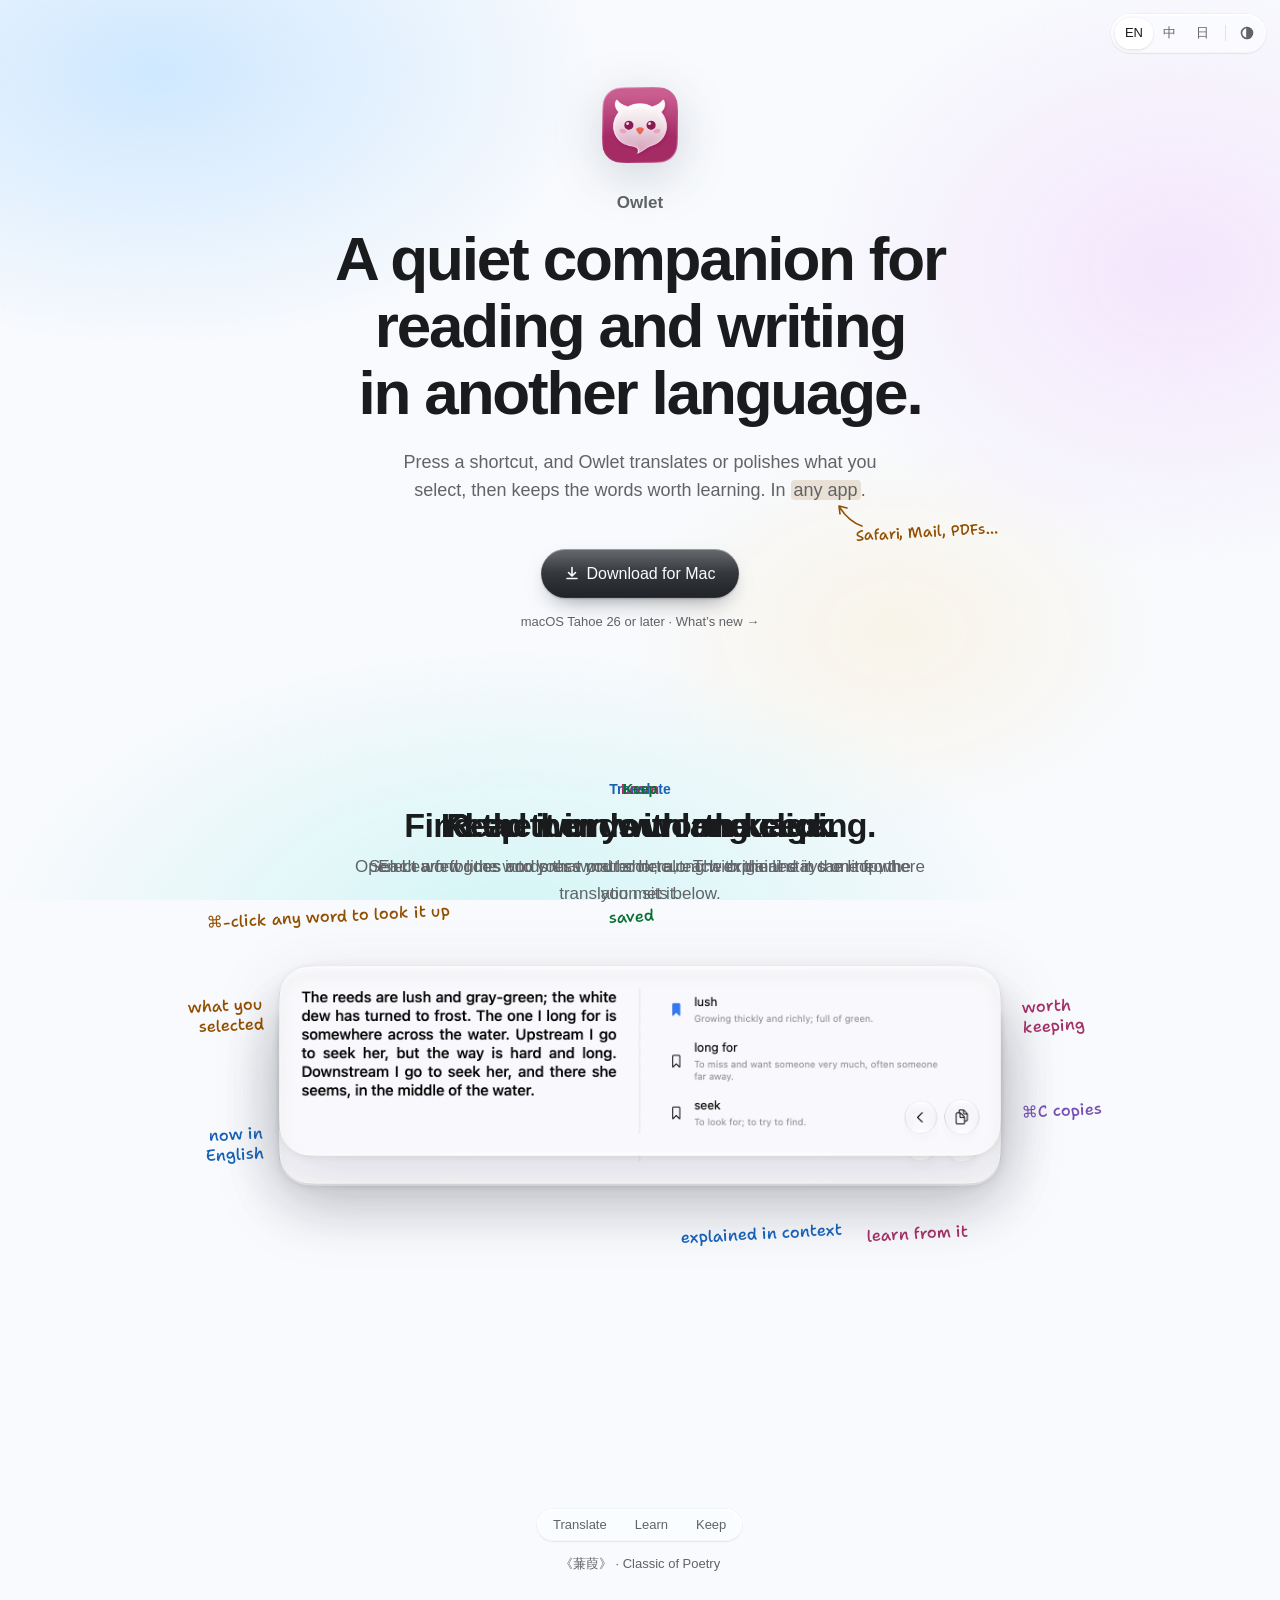
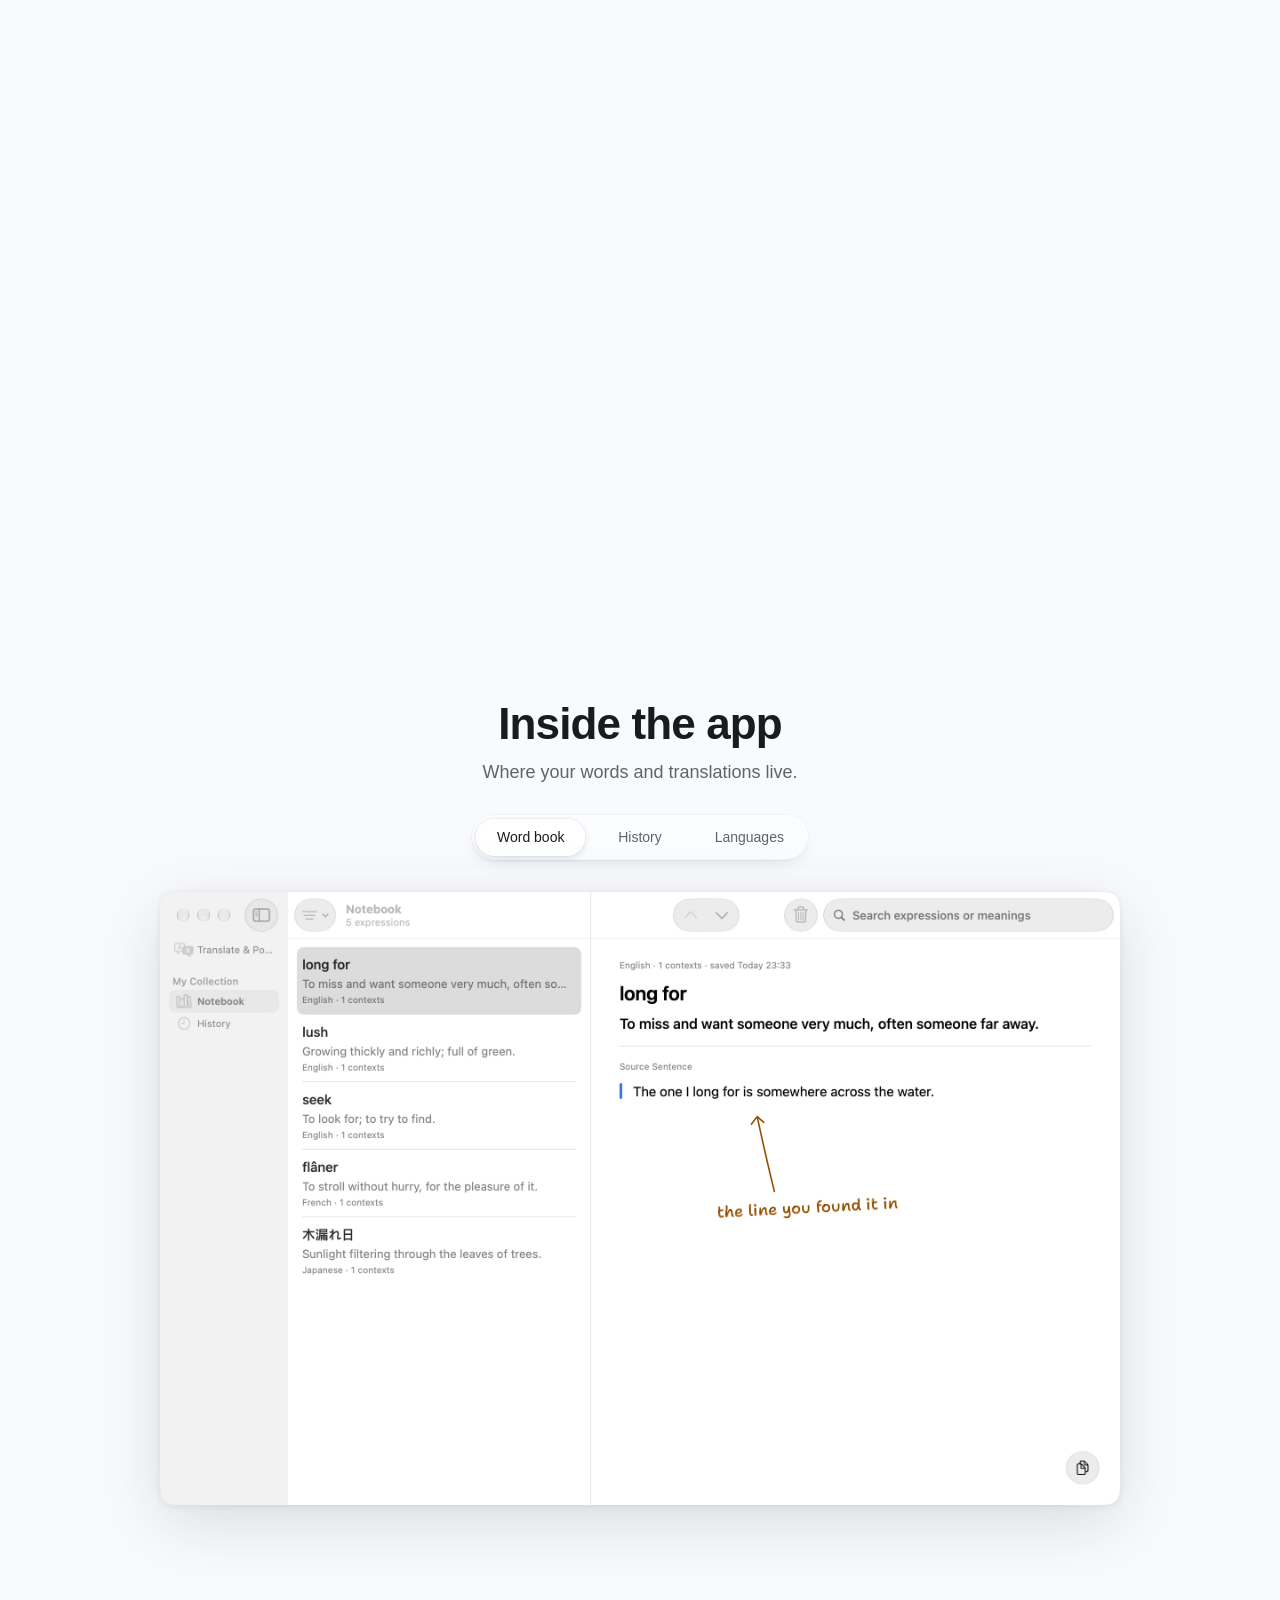
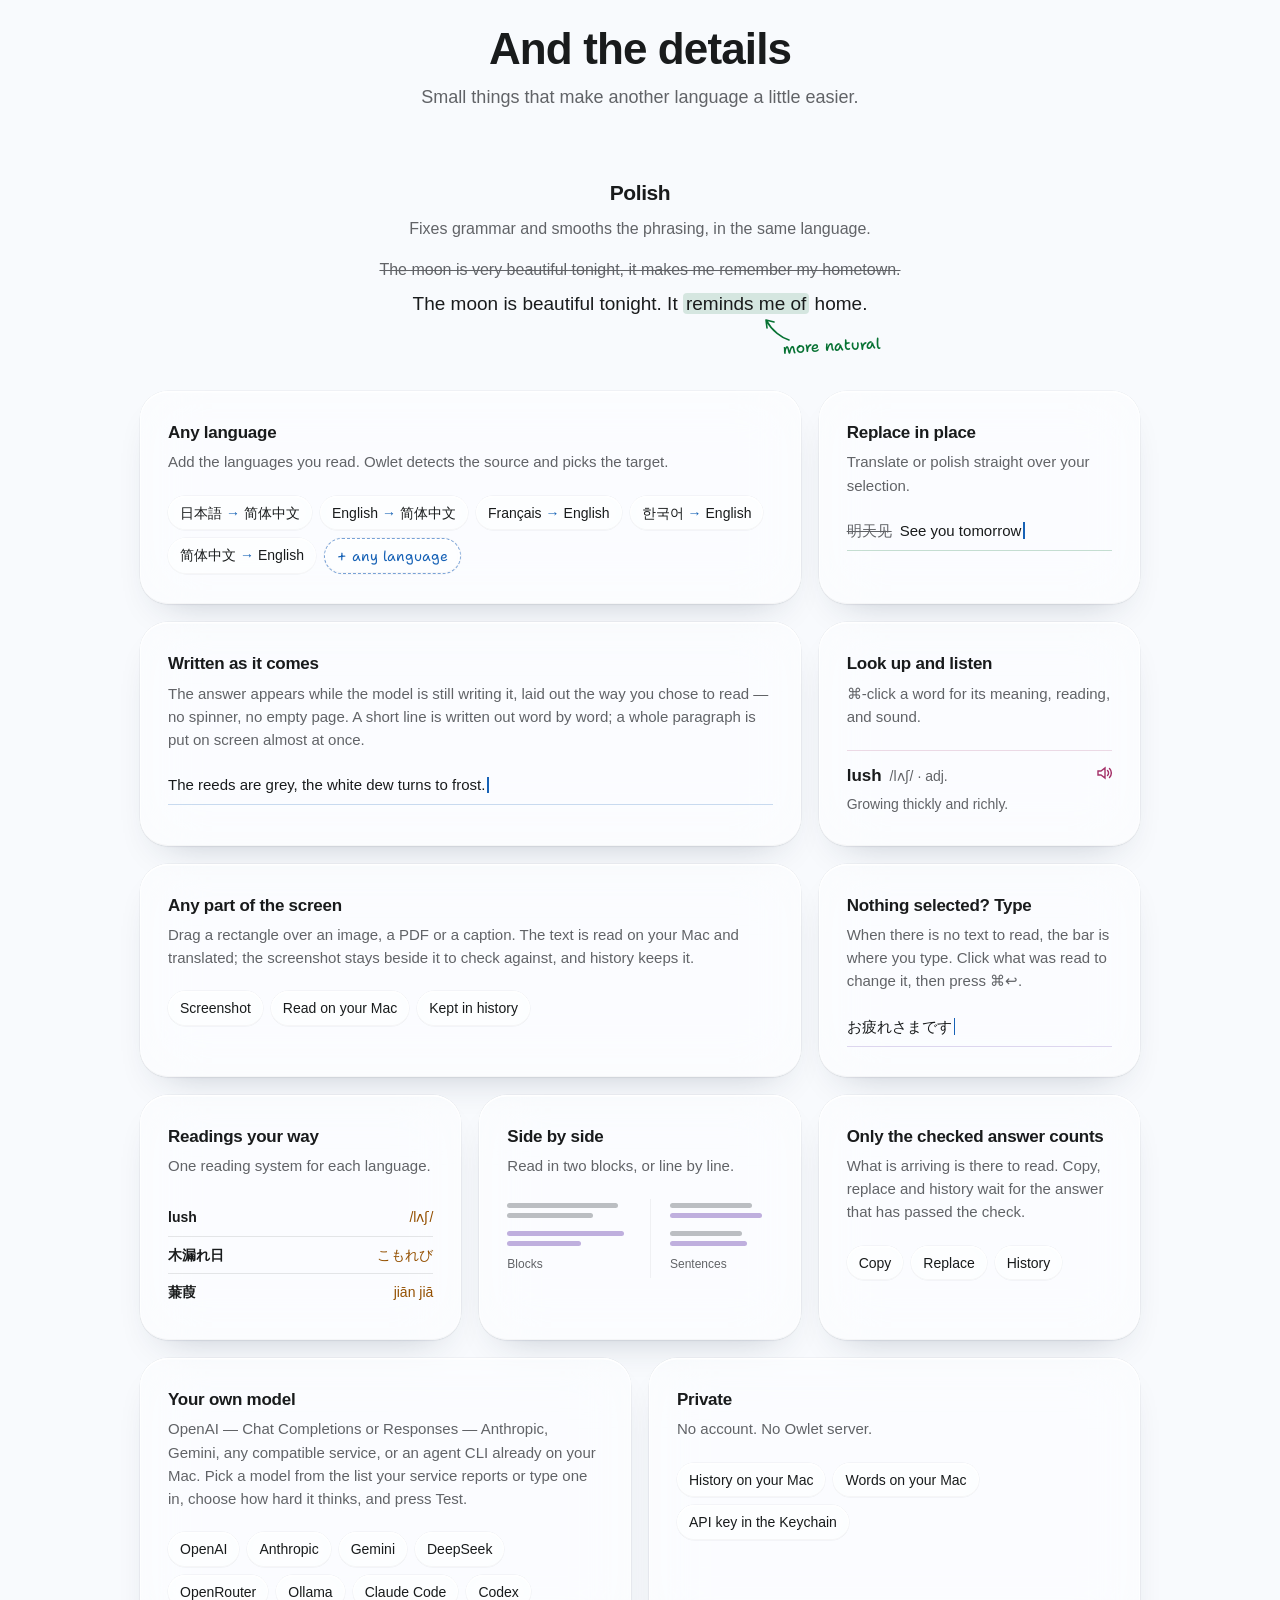
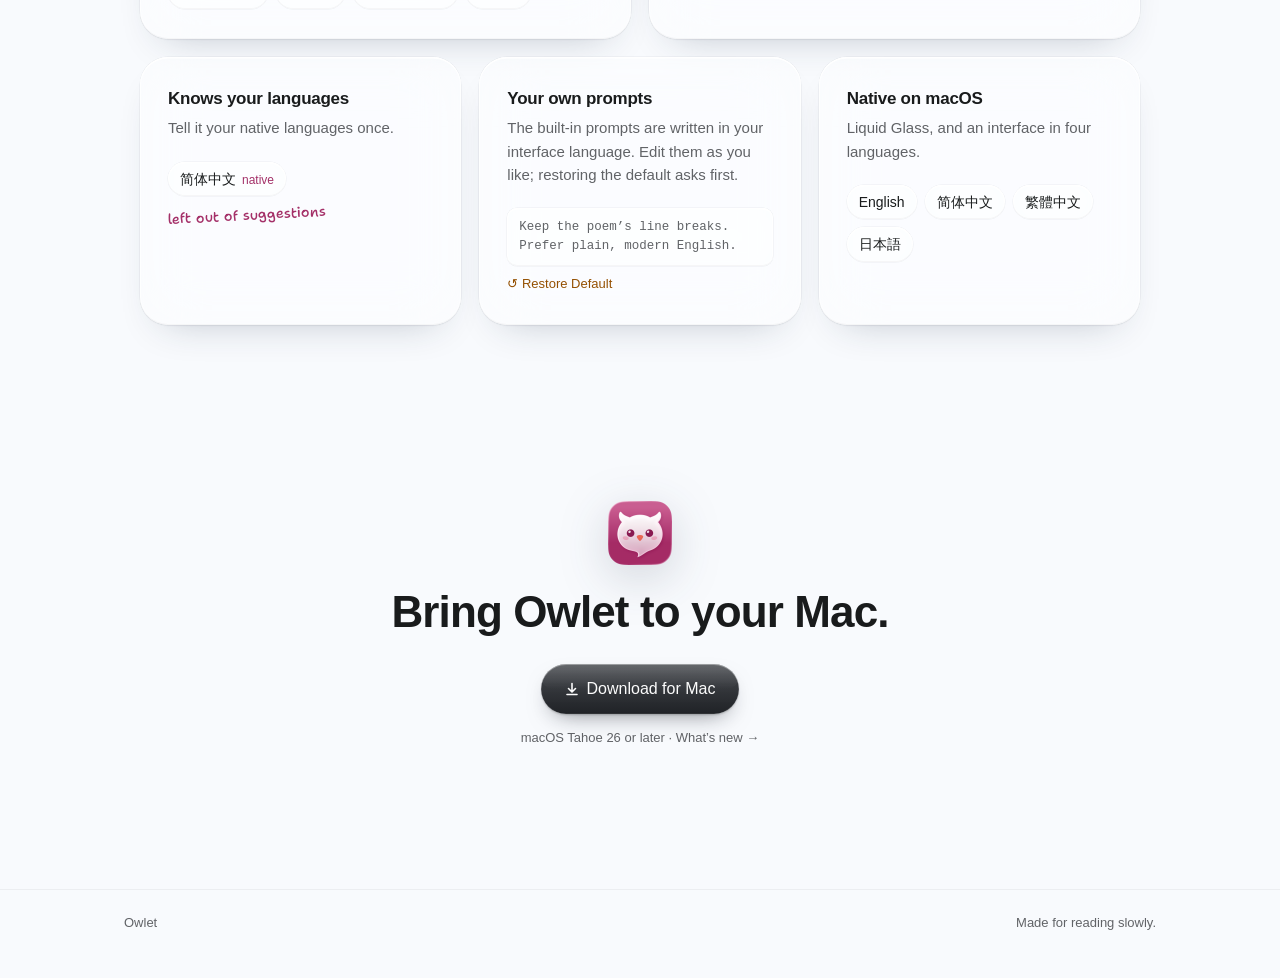
<file: site/index.html>
<!doctype html>
<html lang="en">
<head>
<meta charset="utf-8">
<meta name="viewport" content="width=device-width, initial-scale=1">
<title>Owlet · Read and write in any language on your Mac</title>
<meta name="description" content="Select text in any app and press a shortcut. Owlet translates or polishes it, and keeps the words worth learning in a word book on your Mac.">
<meta property="og:type" content="website">
<meta property="og:title" content="Owlet">
<meta property="og:description" content="A quiet companion for reading and writing in another language, on your Mac.">
<meta property="og:image" content="https://owlet.fahchen.dev/media/og.png">
<meta property="og:url" content="https://owlet.fahchen.dev/">
<meta name="twitter:card" content="summary_large_image">
<link rel="canonical" href="https://owlet.fahchen.dev/">
<link rel="icon" href="icon.png">
<link rel="apple-touch-icon" href="apple-touch-icon.png">
<link rel="preconnect" href="https://fonts.googleapis.com">
<link rel="preconnect" href="https://fonts.gstatic.com" crossorigin>
<link rel="stylesheet" href="https://fonts.googleapis.com/css2?family=Shantell+Sans:wght@400;500&display=swap">
<script>
  // Before the first paint, so a saved or system dark theme never flashes light.
  (() => {
    const pref = localStorage.getItem("owlet.theme") || "system";
    const dark = pref === "dark" || (pref === "system" && matchMedia("(prefers-color-scheme: dark)").matches);
    document.documentElement.dataset.theme = dark ? "dark" : "light";
  })();
</script>
<style>
  :root {
    --ink: oklch(0.22 0.004 260);
    --dim: oklch(0.50 0.006 260);
    --bg: oklch(0.985 0.004 250);
    --line: oklch(0.22 0.004 260 / .1);
    --amber: oklch(0.50 0.12 60);
    --blue: oklch(0.50 0.15 255);
    --green: oklch(0.48 0.13 150);
    --rose: oklch(0.50 0.16 355);
    --violet: oklch(0.52 0.15 300);
    --hand: "Shantell Sans", cursive;
  }
  * { box-sizing: border-box; }
  body { margin: 0; background: var(--bg); color: var(--ink); font: 16px/1.6 -apple-system, BlinkMacSystemFont, "SF Pro Text", "PingFang SC", sans-serif; -webkit-font-smoothing: antialiased; }
  a { color: inherit; text-underline-offset: 4px; text-decoration-thickness: 1px; }
  a:hover { color: var(--blue); }
  h1, h2, h3 { font-weight: 600; margin: 0; letter-spacing: -.02em; }
  .wrap { max-width: 1080px; margin: 0 auto; padding-inline: 24px; }

  /* Inline handwritten note: a tinted target, an arrow, and a label below it. */
  .ann { position: relative; background: color-mix(in oklab, var(--c) 14%, transparent); border-radius: 4px; padding: 0 3px; }
  .ann::before {
    content: ""; position: absolute; left: 62%; top: calc(100% + 2px); width: 32px; height: 26px; background: var(--c);
    mask: url("data:image/svg+xml,%3Csvg xmlns='http://www.w3.org/2000/svg' viewBox='0 0 32 26' fill='none' stroke='black' stroke-width='1.6' stroke-linecap='round' stroke-linejoin='round'%3E%3Cpath d='M28 24C21 22 11 15 5 4M5 4l8 2M5 4l1 8'/%3E%3C/svg%3E") center / contain no-repeat;
  }
  .ann::after { content: attr(data-note); position: absolute; left: calc(62% + 22px); top: calc(100% + 22px); font: 500 15px var(--hand); color: var(--c); white-space: nowrap; transform: rotate(-3deg); }

  /* Hero */
  .hero { min-height: 80vh; display: grid; place-items: center; text-align: center; position: relative; padding: 48px 24px; }
  .hero img { width: 76px; height: 76px; filter: drop-shadow(0 12px 24px oklch(0.3 0.04 260 / .18)); }
  .hero h1 { font-size: 17px; margin-top: 18px; color: var(--dim); letter-spacing: 0; }
  .hero p { color: var(--dim); font-size: 17px; margin: 12px 0 0; }
  /* The tagline is the headline: one sentence, set large and tight. */
  .hero p.tagline { color: var(--ink); font-size: clamp(36px, 5.4vw, 62px); line-height: 1.08; font-weight: 600; letter-spacing: -.035em; margin: 10px auto 0; max-width: 14em; text-wrap: balance; }
  .hero p.lead { max-width: 30em; margin: 22px auto 44px; font-size: 18px; line-height: 1.55; text-wrap: balance; }
  .links { margin-top: 36px; display: flex; flex-direction: column; gap: 14px; align-items: center; font-size: 15px; }
  .meta { font-size: 13px; color: var(--dim); }
  .btn {
    display: inline-flex; align-items: center; gap: 8px; padding: 12px 24px; border-radius: 999px;
    color: var(--btn-ink); text-decoration: none; font-weight: 500; font-size: 16px;
    transition: transform .3s cubic-bezier(.16, 1, .3, 1), box-shadow .3s cubic-bezier(.16, 1, .3, 1);
  }
  .btn:hover { color: var(--btn-ink); transform: translateY(-1px); }
  .btn:active { transform: translateY(0); }
  .btn:focus-visible, .more-link:focus-visible { outline: 2px solid var(--blue); outline-offset: 3px; }
  .more-link { text-decoration: none; color: var(--dim); }
  .more-link:hover { color: var(--ink); }
  .more-link span { display: inline-block; transition: transform .3s cubic-bezier(.16, 1, .3, 1); }
  .more-link:hover span { transform: translateX(3px); }

  /* Story */
  .story { padding: 96px 0; }
  /* A faint Tahoe wash, as if the wallpaper showed through glass; on the stage, so it holds still while the shots change. */
  .step { margin: 0 auto 88px; max-width: 1032px; }
  .step:last-child { margin-bottom: 0; }
  .cap { text-align: center; }
  .cap b { font-size: 14px; font-weight: 600; }
  .cap h2 { font-size: clamp(26px, 2.8vw, 34px); line-height: 1.15; margin-top: 4px; }
  .cap p { color: var(--dim); font-size: 17px; margin: 8px auto 0; max-width: 34em; }
  .k1 { color: var(--blue); } .k2 { color: var(--rose); } .k3 { color: var(--green); }
  /* The shot and its notes share one box; the SVG's viewBox matches the box, so arrows land in place. */
  .shot { position: relative; aspect-ratio: 1000 / 330; margin-top: 24px; }
  .shot img { position: absolute; left: 15%; top: 18.2%; width: 70%; height: auto; filter: drop-shadow(0 18px 32px oklch(0.3 0.02 260 / .14)) drop-shadow(0 1px 3px oklch(0.3 0.02 260 / .08)); }
  .shot svg { position: absolute; inset: 0; width: 100%; height: 100%; overflow: visible; fill: none; stroke-width: 1.6; stroke-linecap: round; stroke-linejoin: round; }
  .note { position: absolute; font: 500 16px/1.25 var(--hand); color: var(--c); white-space: nowrap; transform: rotate(-3deg); }
  .note.r { text-align: right; }
  .credit { text-align: center; font-size: 13px; color: var(--dim); margin-top: 40px; }
  .progress { display: none; }

  @media (prefers-reduced-motion: no-preference) {
    @supports (animation-timeline: view()) {
      .story { height: 340vh; padding: 0; view-timeline: --story block; }
      .stage { position: sticky; top: 0; height: 100vh; height: 100svh; display: grid; grid-template-rows: 1fr auto; padding: 56px 24px 32px; }
      .steps { display: grid; place-items: start center; }
      .step { grid-area: 1 / 1; width: 100%; margin: 0; animation: linear both; animation-timeline: --story; }
      .step:nth-child(1) { animation-name: first; animation-range: contain 0% contain 38%; }
      .step:nth-child(2) { animation-name: middle; animation-range: contain 30% contain 70%; }
      .step:nth-child(3) { animation-name: last; animation-range: contain 62% contain 100%; }
      @keyframes first { 0%, 72% { opacity: 1; transform: none; } 100% { opacity: 0; transform: translateY(-24px); } }
      @keyframes middle { 0% { opacity: 0; transform: translateY(24px); } 28%, 72% { opacity: 1; transform: none; } 100% { opacity: 0; transform: translateY(-24px); } }
      @keyframes last { 0% { opacity: 0; transform: translateY(24px); } 28%, 100% { opacity: 1; transform: none; } }

      /* Each step's notes draw in once the step has settled. */
      .shot path, .note { animation: linear both; animation-timeline: --story; }
      .shot path { stroke-dasharray: 1; animation-name: draw; }
      .note { animation-name: ink; }
      .step:nth-child(1) :is(path, .note) { animation-range: contain 2% contain 12%; }
      .step:nth-child(2) :is(path, .note) { animation-range: contain 40% contain 50%; }
      .step:nth-child(3) :is(path, .note) { animation-range: contain 72% contain 82%; }
      @keyframes draw { from { stroke-dashoffset: 1; } to { stroke-dashoffset: 0; } }
      @keyframes ink { from { opacity: 0; } to { opacity: 1; } }

      .progress { display: flex; gap: 28px; justify-content: center; font-size: 13px; color: var(--dim); }
      .progress span { animation: on linear; animation-timeline: --story; }
      .progress span:nth-child(1) { animation-range: contain 0% contain 34%; }
      .progress span:nth-child(2) { animation-range: contain 34% contain 66%; }
      .progress span:nth-child(3) { animation-range: contain 66% contain 100%; }
      @keyframes on { from, to { color: var(--ink); } }
      .credit { margin-top: 12px; }
    }
  }

  /* Inside the app: radio tabs, one pane at a time; a pane's arrows redraw each time it is shown. */
  .inside { padding: 120px 0 0; }
  .inside h2 { font-size: clamp(30px, 3.8vw, 44px); line-height: 1.1; text-align: center; }
  .inside .sub { text-align: center; color: var(--dim); font-size: 18px; margin: 10px 0 0; }
  .inside input[type=radio] { position: absolute; opacity: 0; pointer-events: none; }
  .tabs label:hover { color: var(--ink); }
  #tab-notebook:focus-visible ~ .tabs [for=tab-notebook], #tab-history:focus-visible ~ .tabs [for=tab-history],
  #tab-languages:focus-visible ~ .tabs [for=tab-languages] { outline: 2px solid var(--blue); outline-offset: 1px; }
  .pane > img { position: absolute; inset: 0; width: 100%; height: 100%; filter: drop-shadow(0 18px 32px oklch(0.3 0.02 260 / .14)) drop-shadow(0 1px 3px oklch(0.3 0.02 260 / .08)); }
  .pane > svg { position: absolute; inset: 0; width: 100%; height: 100%; overflow: visible; fill: none; stroke-width: 1.6; stroke-linecap: round; stroke-linejoin: round; }


  /* ---------- Liquid Glass layer ---------- */
  :root {
    --glass: oklch(1 0 0 / .5);
    --glass-ring: inset 0 0 0 1px oklch(1 0 0 / .7), 0 0 0 .5px oklch(0.3 0.03 260 / .07);
    --glass-hi: inset 0 1.5px 0 oklch(1 0 0 / .95), inset 0 -1px 0 oklch(0.3 0.03 260 / .04);
    --glass-drop: 0 18px 40px -24px oklch(0.3 0.05 260 / .3), 0 1px 2px oklch(0.3 0.02 260 / .05);
    --spring: cubic-bezier(.22, 1, .36, 1);
    --wash-1: oklch(0.90 0.06 250 / .75); --wash-2: oklch(0.92 0.05 315 / .65); --wash-3: oklch(0.93 0.05 195 / .7); --wash-4: oklch(0.95 0.04 85 / .45);
    --card-base: oklch(1 0 0 / .46); --mix-base: oklch(1 0 0); --chip-any: oklch(1 0 0 / .25); --bar: oklch(0.80 0.006 260);
    --track: oklch(1 0 0 / .45); --pill-top: oklch(1 0 0 / .98); --pill-bot: oklch(1 0 0 / .78); --pill-hi: oklch(1 0 0);
    --btn-top: oklch(0.36 0.01 260 / .92); --btn-bot: oklch(0.19 0.01 260 / .94); --btn-ink: oklch(0.99 0 0);
  }
  /* Dark: the script resolves "system" to light or dark before the first paint, so one block serves both. */
  :root[data-theme=dark] {
    color-scheme: dark;
    --ink: oklch(0.95 0.004 260); --dim: oklch(0.74 0.01 260); --bg: oklch(0.17 0.008 260);
    --line: oklch(1 0 0 / .1);
    --amber: oklch(0.80 0.12 70); --blue: oklch(0.76 0.12 255); --green: oklch(0.78 0.13 150); --rose: oklch(0.77 0.13 355); --violet: oklch(0.76 0.12 300);
    --glass: oklch(0.3 0.01 260 / .45);
    --glass-ring: inset 0 0 0 1px oklch(1 0 0 / .1), 0 0 0 .5px oklch(0 0 0 / .45);
    --glass-hi: inset 0 1.5px 0 oklch(1 0 0 / .14), inset 0 -1px 0 oklch(0 0 0 / .2);
    --glass-drop: 0 18px 40px -22px oklch(0 0 0 / .7), 0 1px 2px oklch(0 0 0 / .3);
    --wash-1: oklch(0.34 0.08 250 / .55); --wash-2: oklch(0.32 0.08 315 / .45); --wash-3: oklch(0.34 0.07 195 / .45); --wash-4: oklch(0.32 0.05 85 / .25);
    --card-base: oklch(0.26 0.01 260 / .5); --mix-base: oklch(0.2 0.01 260); --chip-any: oklch(1 0 0 / .05); --bar: oklch(0.45 0.01 260);
    --track: oklch(0.28 0.01 260 / .6); --pill-top: oklch(0.44 0.01 260 / .95); --pill-bot: oklch(0.36 0.01 260 / .95); --pill-hi: oklch(1 0 0 / .14);
    --btn-top: oklch(0.99 0 0 / .96); --btn-bot: oklch(0.88 0.004 260 / .96); --btn-ink: oklch(0.2 0.005 260);
  }
  :root[data-theme=dark] .shot img, :root[data-theme=dark] .pane > img { filter: drop-shadow(0 18px 40px oklch(0 0 0 / .55)); }
  /* Chinese and Japanese break between any two characters; short lines break at punctuation instead. */
  :is(:lang(zh), :lang(ja)) :is(h1, h2, h3, .tagline, .tabs label, .note) { word-break: keep-all; }
  :lang(ja) body { font-family: -apple-system, BlinkMacSystemFont, "Hiragino Sans", "SF Pro Text", sans-serif; }

  /* Language and appearance, top right, on the same glass as the rest of the page. */
  .prefs { position: fixed; top: 14px; right: 14px; z-index: 20; display: flex; align-items: center; gap: 4px; padding: 4px; border-radius: 999px; font-size: 13px; }
  .prefs button { font: inherit; color: var(--dim); background: none; border: 0; cursor: pointer; border-radius: 999px; padding: 5px 10px; min-height: 30px; transition: color .2s, background .2s; }
  .prefs button:hover { color: var(--ink); }
  .prefs button[aria-pressed=true] { color: var(--ink); background: var(--pill-top); box-shadow: inset 0 0 0 .5px var(--pill-hi), 0 1px 3px oklch(0 0 0 / .12); }
  .prefs .sep { width: 1px; height: 16px; background: var(--line); margin: 0 2px; }
  .prefs .theme { display: grid; place-items: center; width: 30px; padding: 0; }
  .prefs .theme svg { width: 16px; height: 16px; fill: none; stroke: currentColor; stroke-width: 1.6; stroke-linecap: round; }
  .prefs .theme svg:not(.on) { display: none; }
  .prefs button:focus-visible { outline: 2px solid var(--blue); outline-offset: 1px; }
  /* One wallpaper, fixed behind the whole page like a desktop: every glass surface shows the same
     soft light through it, and the sections are separated by space, not by bands of colour. */
  body { background: var(--bg); }
  body::before {
    content: ""; position: fixed; inset: 0; z-index: -1; pointer-events: none;
    background:
      radial-gradient(48% 42% at 12% 8%, var(--wash-1), transparent 72%),
      radial-gradient(40% 46% at 92% 30%, var(--wash-2), transparent 72%),
      radial-gradient(56% 44% at 40% 104%, var(--wash-3), transparent 72%),
      radial-gradient(30% 30% at 70% 70%, var(--wash-4), transparent 72%);
  }
  .glassy, .chip, .prompt, .prefs {
    background: var(--glass); -webkit-backdrop-filter: blur(18px) saturate(1.8); backdrop-filter: blur(18px) saturate(1.8);
    box-shadow: var(--glass-hi), var(--glass-ring), var(--glass-drop);
  }
  .card {
    /* Clear glass: the wallpaper gives it colour; the accent stays in the drawing inside. */
    background: linear-gradient(180deg, color-mix(in oklab, var(--card-base) 100%, oklch(1 0 0 / .1)), var(--card-base));
    -webkit-backdrop-filter: blur(30px) saturate(1.6); backdrop-filter: blur(30px) saturate(1.6);
    box-shadow: var(--glass-hi), var(--glass-ring), var(--glass-drop);
  }
  .chip.any { background: var(--chip-any); box-shadow: none; }
  .card :is(.chip, .prompt) { box-shadow: var(--glass-hi), var(--glass-ring); }

  /* The download button: dark glass with a specular top edge. */
  .btn {
    position: relative; overflow: hidden;
    background: linear-gradient(180deg, var(--btn-top), var(--btn-bot));
    -webkit-backdrop-filter: blur(12px) saturate(1.6); backdrop-filter: blur(12px) saturate(1.6);
    box-shadow: inset 0 1px 0 oklch(1 0 0 / .3), inset 0 0 0 .5px oklch(1 0 0 / .14), 0 10px 24px -12px oklch(0.2 0.02 260 / .6), 0 1px 2px oklch(0.2 0 0 / .2);
  }
  .btn::before { content: ""; position: absolute; inset: 0 0 50% 0; border-radius: inherit; background: linear-gradient(oklch(1 0 0 / .16), transparent); pointer-events: none; }
  .btn:hover { box-shadow: inset 0 1px 0 oklch(1 0 0 / .45), inset 0 0 0 .5px oklch(1 0 0 / .2), 0 14px 28px -12px oklch(0.2 0.02 260 / .65), 0 1px 2px oklch(0.2 0 0 / .2); }

  /* Segmented control: a glass track and a glass pill that slides to the chosen tab. */
  .tabs {
    position: relative; display: grid; grid-template-columns: repeat(3, 1fr); width: fit-content; margin: 28px auto 32px;
    padding: 4px; border-radius: 999px; font-size: 14px; font-weight: 500;
    background: var(--track); -webkit-backdrop-filter: blur(20px) saturate(1.8); backdrop-filter: blur(20px) saturate(1.8);
    box-shadow: var(--glass-hi), var(--glass-ring), 0 6px 18px -10px oklch(0.3 0.04 260 / .25);
  }
  .tabs::before {
    content: ""; position: absolute; top: 4px; bottom: 4px; left: 4px; width: calc((100% - 8px) / 3); border-radius: 999px;
    background: linear-gradient(180deg, var(--pill-top), var(--pill-bot));
    box-shadow: inset 0 1px 0 var(--pill-hi), inset 0 0 0 .5px var(--pill-hi), 0 2px 6px oklch(0.3 0.03 260 / .14), 0 0 0 .5px oklch(0.3 0.02 260 / .08);
    transition: transform .55s var(--spring);
  }
  #tab-history:checked ~ .tabs::before { transform: translateX(100%); }
  #tab-languages:checked ~ .tabs::before { transform: translateX(200%); }
  .tabs label { position: relative; z-index: 1; cursor: pointer; text-align: center; white-space: nowrap; color: var(--dim); padding: 7px clamp(12px, 3vw, 20px); border-radius: 999px; transition: color .3s; }
  #tab-notebook:checked ~ .tabs [for=tab-notebook], #tab-history:checked ~ .tabs [for=tab-history],
  #tab-languages:checked ~ .tabs [for=tab-languages] { color: var(--ink); }

  .panes { position: relative; aspect-ratio: 2160 / 1380; max-width: 960px; margin: 0 auto; }
  .pane { position: absolute; inset: 0; opacity: 0; visibility: hidden; transform: translateY(10px) scale(.985);
    transition: opacity .45s var(--spring), transform .6s var(--spring), visibility 0s .45s; }
  #tab-notebook:checked ~ .panes .p-notebook, #tab-history:checked ~ .panes .p-history,
  #tab-languages:checked ~ .panes .p-languages { opacity: 1; visibility: visible; transform: none; transition: opacity .45s var(--spring), transform .6s var(--spring); }
  .pane path { stroke-dasharray: 1; stroke-dashoffset: 1; transition: stroke-dashoffset .9s .35s var(--spring); }
  .pane .note { opacity: 0; transition: opacity .5s .75s; }
  #tab-notebook:checked ~ .panes .p-notebook :is(path, .note), #tab-history:checked ~ .panes .p-history :is(path, .note),
  #tab-languages:checked ~ .panes .p-languages :is(path, .note) { stroke-dashoffset: 0; opacity: 1; }
  @media (prefers-reduced-motion: reduce) {
    .pane, .pane path, .pane .note, .tabs::before { transition: none; }
  }

  /* The Languages pane, in a settings window drawn around the real capture. */
  .window { position: absolute; left: 22%; width: 56%; top: 0; bottom: 0; border-radius: 16px; overflow: hidden;
    background: oklch(0.985 0 0); box-shadow: 0 0 0 .5px oklch(0.3 0.02 260 / .14), 0 22px 44px -18px oklch(0.3 0.03 260 / .35); }
  .titlebar { position: relative; padding: 10px 14px 8px; text-align: center;
    background: oklch(0.97 0.004 260 / .8); -webkit-backdrop-filter: blur(20px) saturate(1.8); backdrop-filter: blur(20px) saturate(1.8);
    box-shadow: inset 0 -.5px 0 oklch(0.3 0.02 260 / .12), inset 0 1px 0 white; }
  .lights { position: absolute; left: 14px; top: 13px; display: flex; gap: 7px; }
  .lights i { width: 11px; height: 11px; border-radius: 50%; box-shadow: inset 0 0 0 .5px oklch(0 0 0 / .15); }
  .lights i:nth-child(1) { background: oklch(0.68 0.2 25); } .lights i:nth-child(2) { background: oklch(0.83 0.16 85); } .lights i:nth-child(3) { background: oklch(0.72 0.18 145); }
  .titlebar .title { font-size: 12px; font-weight: 600; color: oklch(0.35 0.005 260); }
  .toolbar { display: flex; justify-content: center; gap: 4px; margin-top: 6px; }
  .toolbar span { display: grid; justify-items: center; gap: 1px; padding: 4px 10px; border-radius: 8px; font-size: 10.5px; color: oklch(0.45 0.005 260); }
  .toolbar span.on { background: oklch(0.3 0.02 260 / .08); color: var(--blue); }
  .toolbar svg { width: 18px; height: 18px; fill: none; stroke: currentColor; stroke-width: 1.4; stroke-linecap: round; stroke-linejoin: round; }
  .window .content { position: absolute; inset: 86px 0 0; overflow: hidden; mask: linear-gradient(#000 82%, transparent); }
  .window .content img { width: 100%; height: auto; display: block; }

  /* The step indicator sits on a glass pill. */
  .progress { width: fit-content; margin: 0 auto; padding: 6px 16px; border-radius: 999px; }

  @media (prefers-reduced-motion: no-preference) {
    @supports (animation-timeline: view()) {
      .card, .polish { animation: rise linear both; animation-timeline: view(); animation-range: entry 0% entry 40%; }
      @keyframes rise { from { opacity: 0; transform: translateY(24px); } }
    }
  }

  /* Features */
  .features { padding: 120px 0; }
  .features h2 { font-size: clamp(30px, 3.8vw, 44px); line-height: 1.1; text-align: center; }
  .features .sub { text-align: center; color: var(--dim); font-size: 18px; margin: 10px 0 64px; }
  .polish { text-align: center; max-width: 720px; margin: 0 auto 72px; }
  .polish h3 { font-size: 21px; }
  .polish p { margin: 6px 0 0; color: var(--dim); font-size: 16px; }
  .polish .before { text-decoration: line-through; margin-top: 16px; }
  .polish .after { color: var(--ink); font-size: 19px; }

  /* Bento: each card carries a small drawing of the thing it describes, in plain HTML. */
  .bento { display: grid; grid-template-columns: repeat(6, 1fr); gap: 18px; max-width: 1000px; margin: 0 auto; }
  .card { grid-column: span 2; border-radius: 28px; padding: 28px 28px 30px; }
  .card.w4 { grid-column: span 4; } .card.w3 { grid-column: span 3; }
  .card h3 { font-size: 17px; letter-spacing: -.015em; }
  .card > p { margin: 4px 0 0; color: var(--dim); font-size: 15px; line-height: 1.55; }
  .viz { margin-top: 22px; font-size: 14px; }
  .chips { display: flex; flex-wrap: wrap; gap: 8px; }
  .chip { border-radius: 999px; padding: 6px 12px; white-space: nowrap; }
  .chip i { font-style: normal; color: var(--c); margin: 0 4px; }
  .chip.any { border: 1px dashed color-mix(in oklab, var(--c) 60%, var(--mix-base)); color: var(--c); font-family: var(--hand); }
  .field { padding: 0 0 8px; box-shadow: inset 0 -.5px 0 color-mix(in oklab, var(--c) 45%, transparent); font-size: 15px; }
  .field s { color: var(--dim); margin-right: 8px; }
  .field b { font-weight: 500; }
  .field b::after { content: ""; display: inline-block; width: 1.5px; height: 1.1em; background: var(--blue); vertical-align: -3px; margin-left: 2px; }
  .mini { padding-top: 12px; box-shadow: inset 0 .5px 0 color-mix(in oklab, var(--c) 35%, transparent); }
  .mini .top { display: flex; align-items: baseline; gap: 8px; }
  .mini .top b { font-size: 17px; }
  .mini .top span { color: var(--dim); }
  .mini .top svg { margin-left: auto; color: var(--c); }
  .mini p { margin: 4px 0 0; color: var(--dim); }
  .reads div { display: flex; justify-content: space-between; padding: 7px 0; border-top: 1px solid var(--line); }
  .reads div:first-child { border-top: 0; }
  .reads span { color: var(--c); }
  .layouts { display: grid; grid-template-columns: 1fr 1fr; gap: 20px; }
  .layouts > div { display: grid; gap: 5px; padding: 4px 0; }
  .layouts > div + div { padding-left: 20px; box-shadow: inset .5px 0 0 var(--line); }
  .layouts i { display: block; height: 5px; border-radius: 3px; background: var(--bar); }
  .layouts i.t { background: color-mix(in oklab, var(--c) 45%, var(--mix-base)); }
  .layouts i.gap { background: none; height: 3px; }
  .layouts small { color: var(--dim); font-size: 12px; margin-top: 4px; }
  .locks { display: flex; gap: 8px; flex-wrap: wrap; }
  .native { display: flex; align-items: center; gap: 10px; flex-wrap: wrap; }
  .native .chip small { color: var(--c); margin-left: 6px; font-size: 12px; }
  .native em { font: 500 14px var(--hand); font-style: normal; color: var(--c); transform: rotate(-3deg); }
  .prompt { border-radius: 10px; padding: 10px 12px; font: 12.5px/1.5 ui-monospace, "SF Mono", monospace; color: var(--dim); }
  .restore { margin-top: 8px; font-size: 13px; color: var(--c); }

  @media (max-width: 820px) { .bento { grid-template-columns: 1fr; } .card, .card.w4, .card.w3 { grid-column: auto; } }

  .end { text-align: center; padding: 56px 0 140px; }
  .end h2 { font-size: clamp(30px, 3.8vw, 44px); line-height: 1.1; margin-top: 16px; }
  .end .links { margin-top: 28px; }
  .end img { width: 64px; height: 64px; filter: drop-shadow(0 12px 24px oklch(0.3 0.04 260 / .18)); }
  footer { box-shadow: inset 0 .5px 0 var(--line); padding: 24px 0 44px; font-size: 13px; color: var(--dim); }
  footer .wrap { display: flex; justify-content: space-between; gap: 16px; }

  @media (max-width: 820px) {
    .stage { padding-inline: 20px; }
    .ann::before { left: auto; right: 62%; transform: scaleX(-1); }
    .ann::after { left: auto; right: calc(62% + 22px); transform: rotate(3deg); }
    /* Notes cannot sit beside a phone-width shot, so they line up under it, pointing up at it;
       arrows cannot land on a target this small, so only the notes stay. */
    .shot, .pane { display: flex; flex-wrap: wrap; justify-content: center; gap: 4px 16px; aspect-ratio: auto; }
    .shot { margin-top: 16px; }
    .shot img, .pane > img { position: static; width: 100%; height: auto; margin-bottom: 8px; }
    .shot svg, .pane > svg { display: none; }
    .note { position: static; transform: none; white-space: normal; font-size: 14px; text-align: center; }
    .note.r { text-align: center; }
    .note br { display: none; }
    .note::before { content: "↑ "; }
    .cap p { font-size: 15px; }
    .stage .credit { font-size: 12px; }
    /* Panes stack in one grid cell so the tallest sets the height and they still cross-fade. */
    .panes { display: grid; aspect-ratio: auto; }
    .pane { position: relative; inset: auto; grid-area: 1 / 1; }
    .window { position: relative; left: auto; top: auto; bottom: auto; width: 100%; height: min(78vw, 420px); margin-bottom: 8px; }
    .tabs { max-width: 100%; }
    /* Pinned, it would sit on every heading; at the top of the page it stays out of the way. */
    .prefs { position: absolute; }
    .stage { padding-top: 12svh; }
    /* One column of fifteen cards: tighter so the list reads as one set rather than a long scroll. */
    .bento { gap: 12px; }
    .card { padding: 20px 20px 22px; border-radius: 20px; }
    .card h3 { font-size: 16px; }
    .viz { margin-top: 14px; }
    .chips { gap: 6px; }
    .chip { font-size: 13px; padding: 5px 10px; }
    .polish { margin-bottom: 48px; }
    .polish .after { font-size: 16px; }
  }
</style>
</head>
<body>
<div class="prefs glassy" role="group">
  <span class="langs" role="group" aria-label="Language" data-i18n-aria="lang">
    <button type="button" data-lang="en" lang="en">EN</button><button type="button" data-lang="zh" lang="zh-Hans">中</button><button type="button" data-lang="ja" lang="ja">日</button>
  </span>
  <span class="sep" aria-hidden="true"></span>
  <button type="button" class="theme" aria-label="Appearance: System" title="Appearance: System">
    <svg data-pref="system" viewBox="0 0 16 16"><circle cx="8" cy="8" r="5.5"/><path d="M8 2.5v11" /><path d="M8 2.5a5.5 5.5 0 0 1 0 11z" fill="currentColor" stroke="none"/></svg>
    <svg data-pref="light" viewBox="0 0 16 16"><circle cx="8" cy="8" r="3"/><path d="M8 1.5v1.5M8 13v1.5M1.5 8H3M13 8h1.5M3.4 3.4l1.1 1.1M11.5 11.5l1.1 1.1M3.4 12.6l1.1-1.1M11.5 4.5l1.1-1.1"/></svg>
    <svg data-pref="dark" viewBox="0 0 16 16"><path d="M13 9.5A5.5 5.5 0 0 1 6.5 3a5.5 5.5 0 1 0 6.5 6.5z"/></svg>
  </button>
</div>

<header class="hero">
  <div>
    <img src="icon.png" alt="Owlet app icon" width="64" height="64">
    <h1>Owlet</h1>
    <p class="tagline" data-i18n="tagline">A quiet companion for reading and writing in another language.</p>
    <p class="lead" data-i18n="lead">Press a shortcut, and Owlet translates or polishes what you select, then keeps the words worth learning. In <span class="ann" style="--c: var(--amber)" data-note="Safari, Mail, PDFs…">any app</span>.</p>
    <div class="links">
      <a class="btn" href="https://github.com/fahchen/owlet/releases/latest"><svg width="14" height="14" viewBox="0 0 14 14" fill="none" stroke="currentColor" stroke-width="1.6" stroke-linecap="round" stroke-linejoin="round" aria-hidden="true"><path d="M7 1.5v8M3.5 6.5 7 10l3.5-3.5M2 12.5h10"/></svg><span data-i18n="cta">Download for Mac</span></a>
      <span class="meta" data-i18n="meta">macOS Tahoe 26 or later · <a class="more-link" href="changelog.html">What’s new <span>→</span></a></span>
    </div>
  </div>
</header>

<section class="story" aria-label="How Owlet works" data-i18n-aria="story.aria">
  <div class="stage">
    <div class="steps">
      <figure class="step">
        <figcaption class="cap"><b class="k1" data-i18n="k1">Translate</b><h2 data-i18n="s1.h">Read it in your language.</h2><p data-i18n="s1.p">Select a few lines and press your shortcut. The original stays on top; the translation sits below.</p></figcaption>
        <div class="shot">
          <img src="media/translate.webp" width="1546" height="414" data-i18n-alt="s1.alt" alt="Owlet panel with the first stanza of Jianjia from the Classic of Poetry above its English translation">
          <svg viewBox="0 0 1000 330" preserveAspectRatio="none" aria-hidden="true">
            <path pathLength="1" stroke="var(--amber)" d="M128 92C142 92 150 100 160 110M160 110l-8-2M160 110l-2-8"/>
            <path pathLength="1" stroke="var(--blue)" d="M128 206C142 206 150 200 160 197M160 197l-8-4M160 197l-7 4"/>
            <path pathLength="1" stroke="var(--rose)" d="M762 280C758 262 766 246 772 232M772 232l-6 8M772 232l6 7"/>
            <path pathLength="1" stroke="var(--violet)" d="M868 186C850 190 840 200 832 207M832 207l9-2M832 207l3-8"/>
          </svg>
          <span class="note r" style="--c: var(--amber); right: 86.5%; top: 19%" data-i18n="n.selected">what you<br>selected</span>
          <span class="note r" style="--c: var(--blue); right: 86.5%; top: 57%" data-i18n="n.english">now in<br>English</span>
          <span class="note" style="--c: var(--rose); left: 72%; top: 86%" data-i18n="n.learn">learn from it</span>
          <span class="note" style="--c: var(--violet); left: 87%; top: 50%" data-i18n="n.copy">⌘C copies</span>
        </div>
      </figure>
      <figure class="step">
        <figcaption class="cap"><b class="k2" data-i18n="k2">Learn</b><h2 data-i18n="s2.h">Find the words worth keeping.</h2><p data-i18n="s2.p">Open Learn for the words that matter here, each explained in the line where you met it.</p></figcaption>
        <div class="shot">
          <img src="media/learn.webp" width="1546" height="408" data-i18n-alt="s2.alt" alt="Owlet panel with three words to learn: lush, long for, and seek" loading="lazy">
          <svg viewBox="0 0 1000 330" preserveAspectRatio="none" aria-hidden="true">
            <path pathLength="1" stroke="var(--rose)" d="M866 82C830 84 780 92 735 100M735 100l8-5M735 100l8 3"/>
            <path pathLength="1" stroke="var(--blue)" d="M600 280C596 262 600 246 605 234M605 234l-6 8M605 234l6 7"/>
          </svg>
          <span class="note" style="--c: var(--rose); left: 87%; top: 19%" data-i18n="n.worth">worth<br>keeping</span>
          <span class="note" style="--c: var(--blue); left: 54%; top: 86%" data-i18n="n.context">explained in context</span>
        </div>
      </figure>
      <figure class="step">
        <figcaption class="cap"><b class="k3" data-i18n="k3">Keep</b><h2 data-i18n="s3.h">Keep them with one click.</h2><p data-i18n="s3.p">Each word goes into your word book, along with the line it came from.</p></figcaption>
        <div class="shot">
          <img src="media/collect.webp" width="1546" height="408" data-i18n-alt="s3.alt" alt="Owlet panel with the word lush saved to the word book" loading="lazy">
          <svg viewBox="0 0 1000 330" preserveAspectRatio="none" aria-hidden="true">
            <path pathLength="1" stroke="var(--green)" d="M528 36C520 55 528 72 533 86M533 86l-7-6M533 86l2-9"/>
            <path pathLength="1" stroke="var(--amber)" d="M250 36C262 52 284 66 293 78M293 78l-8-4M293 78l-1-9"/>
          </svg>
          <span class="note" style="--c: var(--green); left: 47%; top: 1%" data-i18n="n.saved">saved</span>
          <span class="note" style="--c: var(--amber); left: 8%; top: 1%" data-i18n="n.lookup">⌘-click any word to look it up</span>
        </div>
      </figure>
    </div>
    <div>
      <div class="progress glassy" aria-hidden="true"><span data-i18n="k1">Translate</span><span data-i18n="k2">Learn</span><span data-i18n="k3">Keep</span></div>
      <p class="credit" data-i18n="credit">《蒹葭》 · Classic of Poetry</p>
    </div>
  </div>
</section>

<section class="inside" aria-label="Inside the app" data-i18n-aria="inside.h">
  <div class="wrap">
    <h2 data-i18n="inside.h">Inside the app</h2>
    <p class="sub" data-i18n="inside.sub">Where your words and translations live.</p>
    <input type="radio" name="inside" id="tab-notebook" checked>
    <input type="radio" name="inside" id="tab-history">
    <input type="radio" name="inside" id="tab-languages">
    <div class="tabs" role="presentation">
      <label for="tab-notebook" data-i18n="tab.notebook">Word book</label>
      <label for="tab-history" data-i18n="tab.history">History</label>
      <label for="tab-languages" data-i18n="tab.languages">Languages</label>
    </div>
    <div class="panes">
      <div class="pane p-notebook">
        <img src="media/notebook.webp" width="2160" height="1380" data-i18n-alt="notebook.alt" alt="The Owlet word book with five saved expressions in English, French, and Japanese, and the selected one showing its source sentence" loading="lazy">
        <svg viewBox="0 0 1000 639" preserveAspectRatio="none" aria-hidden="true">
          <path pathLength="1" stroke="var(--amber)" d="M640 312C632 280 626 252 622 234M622 234l-6 8M622 234l7 6"/>
        </svg>
        <span class="note" style="--c: var(--amber); left: 58%; top: 50%" data-i18n="n.line">the line you found it in</span>
      </div>
      <div class="pane p-history">
        <img src="media/history.webp" width="2160" height="1380" data-i18n-alt="history.alt" alt="Owlet history with translations and a polish grouped by day, the latest showing the poem and its translation" loading="lazy">
        <svg viewBox="0 0 1000 639" preserveAspectRatio="none" aria-hidden="true">
          <path pathLength="1" stroke="var(--blue)" d="M152 336C147 324 147 314 150 303M150 303l-6 7M150 303l6 6"/>
        </svg>
        <span class="note" style="--c: var(--blue); left: 14%; top: 54%" data-i18n="n.history">every translation and polish,<br>by day</span>
      </div>
      <div class="pane p-languages">
        <div class="window">
          <div class="titlebar">
            <span class="lights" aria-hidden="true"><i></i><i></i><i></i></span><span class="title">Languages</span>
            <div class="toolbar" aria-hidden="true">
              <span><svg viewBox="0 0 18 18"><circle cx="9" cy="9" r="2.6"/><path d="M9 2v2.2M9 13.8V16M2 9h2.2M13.8 9H16M4 4l1.6 1.6M12.4 12.4 14 14M4 14l1.6-1.6M12.4 5.6 14 4"/></svg>General</span>
              <span class="on"><svg viewBox="0 0 18 18"><path d="M3 4.5h12v7H8l-3.5 3v-3H3z"/><path d="M7 10l2-5 2 5M7.6 8.6h2.8"/></svg>Languages</span>
              <span><svg viewBox="0 0 18 18"><path d="M5.5 14h7.5a3 3 0 0 0 .3-6 4.5 4.5 0 0 0-8.6 1A2.5 2.5 0 0 0 5.5 14z"/></svg>Model</span>
              <span><svg viewBox="0 0 18 18"><rect x="2" y="5" width="14" height="8.5" rx="1.6"/><path d="M5 8h.01M8 8h.01M11 8h.01M14 8h.01M6 11h6"/></svg>Shortcuts</span>
            </div>
          </div>
          <div class="content"><img src="media/languages.webp" width="1240" height="2236" data-i18n-alt="languages.alt" alt="Owlet language settings with six languages, a target for each source language, and native languages" loading="lazy"></div>
        </div>
        <svg viewBox="0 0 1000 639" preserveAspectRatio="none" aria-hidden="true">
          <path pathLength="1" stroke="var(--rose)" d="M200 319C240 321 262 331 276 343M276 343l-9-1M276 343l-3-8"/>
          <path pathLength="1" stroke="var(--green)" d="M200 463C225 471 240 481 250 491M250 491l-8-2M250 491l-2-8"/>
        </svg>
        <span class="note r" style="--c: var(--rose); right: 80.5%; top: 46.3%" data-i18n="n.addlang">add any<br>language</span>
        <span class="note r" style="--c: var(--green); right: 80.5%; top: 68.3%" data-i18n="n.target">a target for<br>each source</span>
      </div>
    </div>
  </div>
</section>

<section class="features">
  <div class="wrap">
    <h2 data-i18n="features.h">And the details</h2>
    <p class="sub" data-i18n="features.sub">Small things that make another language a little easier.</p>
    <div class="polish">
      <h3 data-i18n="polish.h">Polish</h3>
      <p data-i18n="polish.p">Fixes grammar and smooths the phrasing, in the same language.</p>
      <p class="before">The moon is very beautiful tonight, it makes me remember my hometown.</p>
      <p class="after">The moon is beautiful tonight. It <span class="ann" style="--c: var(--green)" data-note="more natural" data-i18n-note="polish.note">reminds me of</span> home.</p>
    </div>
    <div class="bento">
      <div class="card w4" style="--c: var(--blue)">
        <h3 data-i18n="c.lang.h">Any language</h3><p data-i18n="c.lang.p">Add the languages you read. Owlet detects the source and picks the target.</p>
        <div class="viz chips">
          <span class="chip">日本語<i>→</i>简体中文</span><span class="chip">English<i>→</i>简体中文</span>
          <span class="chip">Français<i>→</i>English</span><span class="chip">한국어<i>→</i>English</span>
          <span class="chip">简体中文<i>→</i>English</span><span class="chip any" data-i18n="c.lang.any">+ any language</span>
        </div>
      </div>
      <div class="card" style="--c: var(--green)">
        <h3 data-i18n="c.replace.h">Replace in place</h3><p data-i18n="c.replace.p">Translate or polish straight over your selection.</p>
        <div class="viz field"><s lang="zh-Hans">明天见</s><b>See you tomorrow</b></div>
      </div>
      <div class="card w4" style="--c: var(--blue)">
        <h3 data-i18n="c.arrive.h">Written as it comes</h3><p data-i18n="c.arrive.p">The answer appears while the model is still writing it, laid out the way you chose to read — no spinner, no empty page. A short line is written out word by word; a whole paragraph is put on screen almost at once.</p>
        <div class="viz field"><b>The reeds are grey, the white dew turns to frost.</b></div>
      </div>
      <div class="card" style="--c: var(--rose)">
        <h3 data-i18n="c.lookup.h">Look up and listen</h3><p data-i18n="c.lookup.p">⌘-click a word for its meaning, reading, and sound.</p>
        <div class="viz mini">
          <div class="top"><b>lush</b><span>/lʌʃ/ · adj.</span>
            <svg width="16" height="16" viewBox="0 0 16 16" fill="none" stroke="currentColor" stroke-width="1.4" stroke-linecap="round" aria-hidden="true"><path d="M2 6v4h3l4 3V3L5 6H2zM11.5 5.5a3.5 3.5 0 0 1 0 5M13.5 3.5a6.5 6.5 0 0 1 0 9"/></svg></div>
          <p>Growing thickly and richly.</p>
        </div>
      </div>
      <div class="card w4" style="--c: var(--green)">
        <h3 data-i18n="c.region.h">Any part of the screen</h3><p data-i18n="c.region.p">Drag a rectangle over an image, a PDF or a caption. The text is read on your Mac and translated; the screenshot stays beside it to check against, and history keeps it.</p>
        <div class="viz chips">
          <span class="chip" data-i18n="c.region.shot">Screenshot</span><span class="chip" data-i18n="c.region.local">Read on your Mac</span><span class="chip" data-i18n="c.region.history">Kept in history</span>
        </div>
      </div>
      <div class="card" style="--c: var(--violet)">
        <h3 data-i18n="c.type.h">Nothing selected? Type</h3><p data-i18n="c.type.p">When there is no text to read, the bar is where you type. Click what was read to change it, then press ⌘↩.</p>
        <div class="viz field"><b>お疲れさまです</b></div>
      </div>
      <div class="card" style="--c: var(--amber)">
        <h3 data-i18n="c.read.h">Readings your way</h3><p data-i18n="c.read.p">One reading system for each language.</p>
        <div class="viz reads">
          <div><b>lush</b><span>/lʌʃ/</span></div>
          <div><b lang="ja">木漏れ日</b><span lang="ja">こもれび</span></div>
          <div><b lang="zh-Hant">蒹葭</b><span>jiān jiā</span></div>
        </div>
      </div>
      <div class="card" style="--c: var(--violet)">
        <h3 data-i18n="c.side.h">Side by side</h3><p data-i18n="c.side.p">Read in two blocks, or line by line.</p>
        <div class="viz layouts" aria-hidden="true">
          <div><i style="width: 90%"></i><i style="width: 70%"></i><i class="gap"></i><i class="t" style="width: 95%"></i><i class="t" style="width: 60%"></i><small data-i18n="c.side.blocks">Blocks</small></div>
          <div><i style="width: 80%"></i><i class="t" style="width: 90%"></i><i class="gap"></i><i style="width: 70%"></i><i class="t" style="width: 75%"></i><small data-i18n="c.side.sentences">Sentences</small></div>
        </div>
      </div>
      <div class="card" style="--c: var(--rose)">
        <h3 data-i18n="c.trust.h">Only the checked answer counts</h3><p data-i18n="c.trust.p">What is arriving is there to read. Copy, replace and history wait for the answer that has passed the check.</p>
        <div class="viz chips">
          <span class="chip" data-i18n="c.trust.copy">Copy</span><span class="chip" data-i18n="c.trust.replace">Replace</span><span class="chip" data-i18n="c.trust.history">History</span>
        </div>
      </div>
      <div class="card w3" style="--c: var(--violet)">
        <h3 data-i18n="c.model.h">Your own model</h3><p data-i18n="c.model.p">OpenAI — Chat Completions or Responses — Anthropic, Gemini, any compatible service, or an agent CLI already on your Mac. Pick a model from the list your service reports or type one in, choose how hard it thinks, and press Test.</p>
        <div class="viz chips">
          <span class="chip">OpenAI</span><span class="chip">Anthropic</span><span class="chip">Gemini</span><span class="chip">DeepSeek</span>
          <span class="chip">OpenRouter</span><span class="chip">Ollama</span><span class="chip">Claude Code</span><span class="chip">Codex</span>
        </div>
      </div>
      <div class="card w3" style="--c: var(--green)">
        <h3 data-i18n="c.private.h">Private</h3><p data-i18n="c.private.p">No account. No Owlet server.</p>
        <div class="viz locks chips">
          <span class="chip" data-i18n="c.private.history">History on your Mac</span><span class="chip" data-i18n="c.private.words">Words on your Mac</span><span class="chip" data-i18n="c.private.key">API key in the Keychain</span>
        </div>
      </div>
      <div class="card" style="--c: var(--rose)">
        <h3 data-i18n="c.native.h">Knows your languages</h3><p data-i18n="c.native.p">Tell it your native languages once.</p>
        <div class="viz native"><span class="chip" lang="zh-Hans">简体中文<small data-i18n="c.native.tag">native</small></span><em data-i18n="c.native.note">left out of suggestions</em></div>
      </div>
      <div class="card" style="--c: var(--amber)">
        <h3 data-i18n="c.prompt.h">Your own prompts</h3><p data-i18n="c.prompt.p">The built-in prompts are written in your interface language. Edit them as you like; restoring the default asks first.</p>
        <div class="viz"><div class="prompt" data-i18n="c.prompt.text">Keep the poem’s line breaks. Prefer plain, modern English.</div><div class="restore" data-i18n="c.prompt.restore">↺ Restore Default</div></div>
      </div>
      <div class="card" style="--c: var(--blue)">
        <h3 data-i18n="c.mac.h">Native on macOS</h3><p data-i18n="c.mac.p">Liquid Glass, and an interface in four languages.</p>
        <div class="viz chips"><span class="chip">English</span><span class="chip" lang="zh-Hans">简体中文</span><span class="chip" lang="zh-Hant">繁體中文</span><span class="chip" lang="ja">日本語</span></div>
      </div>
    </div>
  </div>
</section>

<div class="end">
  <img src="icon.png" alt="" width="48" height="48">
  <h2 data-i18n="end.h">Bring Owlet to your Mac.</h2>
  <div class="links"><a class="btn" href="https://github.com/fahchen/owlet/releases/latest"><svg width="14" height="14" viewBox="0 0 14 14" fill="none" stroke="currentColor" stroke-width="1.6" stroke-linecap="round" stroke-linejoin="round" aria-hidden="true"><path d="M7 1.5v8M3.5 6.5 7 10l3.5-3.5M2 12.5h10"/></svg><span data-i18n="cta">Download for Mac</span></a><span class="meta" data-i18n="meta">macOS Tahoe 26 or later · <a class="more-link" href="changelog.html">What’s new <span>→</span></a></span></div>
</div>

<footer>
  <div class="wrap"><span>Owlet</span><span data-i18n="footer">Made for reading slowly.</span></div>
</footer>
<script>
  // English lives in the markup; the other languages replace it, and English comes back from what was read first.
  const strings = {"zh": {"title": "Owlet · 在 Mac 上读写任何语言", "tagline": "在另一种语言里读写时，一个安静的伙伴。", "lead": "按下快捷键，Owlet 就会翻译或润色你选中的文字，再帮你留下值得学的词。<span class=\"ann\" style=\"--c: var(--amber)\" data-note=\"Safari、邮件、PDF…\">任何应用</span>里都能用。", "cta": "下载 Mac 版", "meta": "macOS Tahoe 26 或更高版本 · <a class=\"more-link\" href=\"changelog.html\">更新日志 <span>→</span></a>", "story.aria": "Owlet 怎么用", "k1": "翻译", "k2": "学习", "k3": "收藏", "s1.h": "用你的语言读。", "s1.p": "选中几行，按下快捷键。原文在上，译文在下。", "s1.alt": "Owlet 浮窗：《诗经·蒹葭》首章与它的英文译文", "n.selected": "你选中的<br>文字", "n.english": "已是<br>英文", "n.learn": "从中学习", "n.copy": "⌘C 复制", "s2.h": "找出值得留下的词。", "s2.p": "打开「学习」，看这段里值得学的词，每个都结合它所在的句子来解释。", "s2.alt": "Owlet 浮窗：三个值得学的词 lush、long for、seek", "n.worth": "值得<br>留下", "n.context": "结合语境解释", "s3.h": "一键收藏。", "s3.p": "每个词连同它出现的那一句，一起存进生词本。", "s3.alt": "Owlet 浮窗：lush 已存入生词本", "n.saved": "已收藏", "n.lookup": "⌘ 单击任意词即可查询", "credit": "《诗经·蒹葭》", "inside.h": "应用内部", "inside.sub": "你的词和译文都在这里。", "tab.notebook": "生词本", "tab.history": "历史记录", "tab.languages": "语言", "notebook.alt": "Owlet 生词本：五条英语、法语、日语表达，选中的一条显示它的原句", "history.alt": "Owlet 历史记录：按天分组的翻译与润色，最新一条是这首诗及其译文", "languages.alt": "Owlet 语言设置：六种语言、每种源语言的翻译目标与母语", "n.line": "你遇到它的那一句", "n.history": "每次翻译与润色，<br>按天排列", "n.addlang": "添加任意<br>语言", "n.target": "每种源语言<br>一个目标", "features.h": "还有这些细节", "features.sub": "让另一种语言变得容易一点的小地方。", "polish.h": "润色", "polish.p": "在同一种语言里修正语法、理顺措辞。", "polish.note": "更自然", "c.lang.h": "任意语言", "c.lang.p": "添加你读的语言。Owlet 会识别原文语言，并选好翻译目标。", "c.lang.any": "+ 任意语言", "c.replace.h": "原地替换", "c.replace.p": "翻译或润色的结果直接替换你的选区。", "c.arrive.h": "边到边读", "c.arrive.p": "模型还在写的时候，回答就已经出现，按你选定的显示方式铺开——没有转圈，也不是空白页。短短一句逐词写出，一整段几乎一次到位。", "c.trust.h": "只用校验过的回答", "c.trust.p": "正在到达的文字只是用来读的。复制、替换和历史记录，都等回答通过校验之后。", "c.trust.copy": "复制", "c.trust.replace": "替换", "c.trust.history": "历史记录", "c.region.h": "屏幕上的任何地方", "c.region.p": "在图片、PDF 或字幕上拖出一个矩形。文字在你的 Mac 上识别并翻译，截图留在旁边方便核对，历史记录也会保存它。", "c.region.shot": "截图", "c.region.local": "在 Mac 上识别", "c.region.history": "存进历史记录", "c.type.h": "没选中？直接输入", "c.type.p": "读不到文字时，原文条就是输入框。读到的原文点一下就能改，按 ⌘↩ 再翻译。", "c.lookup.h": "查词与发音", "c.lookup.p": "⌘ 单击一个词，看释义、读音并听发音。", "c.read.h": "读音随你选", "c.read.p": "每种语言选一种读音体系。", "c.side.h": "对照阅读", "c.side.p": "分成两块读，或逐句对照。", "c.side.blocks": "分区", "c.side.sentences": "逐句", "c.model.h": "用你自己的模型", "c.model.p": "OpenAI（Chat Completions 或 Responses）、Anthropic、Gemini、任意兼容服务，或 Mac 上已有的 agent CLI。模型从服务给出的清单里选或自己填，思考强度自己定，还有「测试」按钮先跑一遍。", "c.private.h": "隐私", "c.private.p": "不需要账号，也没有 Owlet 服务器。", "c.private.history": "历史记录留在 Mac 上", "c.private.words": "生词留在 Mac 上", "c.private.key": "API Key 存在钥匙串", "c.native.h": "懂你的语言", "c.native.p": "告诉它一次你的母语就好。", "c.native.tag": "母语", "c.native.note": "不会出现在推荐里", "c.prompt.h": "自定义提示词", "c.prompt.p": "内置提示词跟着界面语言走。想改就改，恢复默认会先问一次。", "c.prompt.text": "保留诗的换行，用平实的现代英语。", "c.prompt.restore": "↺ 恢复默认", "c.mac.h": "macOS 原生", "c.mac.p": "Liquid Glass，界面支持四种语言。", "end.h": "把 Owlet 带到你的 Mac 上。", "footer": "为慢慢读而做。", "theme.system": "外观：跟随系统", "theme.light": "外观：浅色", "theme.dark": "外观：深色", "lang": "语言"}, "ja": {"title": "Owlet · Mac であらゆる言語を読み書き", "tagline": "ほかの言語で読み書きするときの、静かな相棒。", "lead": "ショートカットを押すと、選んだ文章を Owlet が翻訳または推敲し、覚えておきたい言葉を残します。<span class=\"ann\" style=\"--c: var(--amber)\" data-note=\"Safari、メール、PDF…\">どのアプリでも</span>使えます。", "cta": "Mac 版をダウンロード", "meta": "macOS Tahoe 26 以降 · <a class=\"more-link\" href=\"changelog.html\">新機能 <span>→</span></a>", "story.aria": "Owlet の使い方", "k1": "翻訳", "k2": "学習", "k3": "保存", "s1.h": "自分の言語で読む。", "s1.p": "数行を選んでショートカットを押すだけ。原文は上に、訳文は下に。", "s1.alt": "Owlet のパネル：『詩経』蒹葭の第一章とその英訳", "n.selected": "選んだ<br>テキスト", "n.english": "英語に<br>なった", "n.learn": "ここから学ぶ", "n.copy": "⌘C でコピー", "s2.h": "残したい言葉を見つける。", "s2.p": "「学習」を開くと、ここで大切な言葉が、出会った一文に沿って説明されます。", "s2.alt": "Owlet のパネル：学ぶべき三語 lush、long for、seek", "n.worth": "残す<br>価値あり", "n.context": "文脈で説明", "s3.h": "ワンクリックで保存。", "s3.p": "言葉は、出てきた一文と一緒に単語帳へ。", "s3.alt": "Owlet のパネル：lush を単語帳に保存したところ", "n.saved": "保存済み", "n.lookup": "⌘ クリックでどの単語も調べられる", "credit": "『詩経』蒹葭", "inside.h": "アプリの中", "inside.sub": "言葉と訳文の置き場所。", "tab.notebook": "単語帳", "tab.history": "履歴", "tab.languages": "言語", "notebook.alt": "Owlet の単語帳：英語・フランス語・日本語の五つの表現と、選んだ表現の原文", "history.alt": "Owlet の履歴：日ごとにまとめた翻訳と推敲。最新はこの詩とその訳", "languages.alt": "Owlet の言語設定：六つの言語、原文の言語ごとの訳先、母語", "n.line": "出会った一文", "n.history": "すべての翻訳と推敲を<br>日ごとに", "n.addlang": "どの言語も<br>追加できる", "n.target": "原文の言語ごとに<br>訳先を設定", "features.h": "細部まで", "features.sub": "ほかの言語を少しだけ楽にする、小さな工夫。", "polish.h": "推敲", "polish.p": "同じ言語のまま、文法を直し、言い回しを整えます。", "polish.note": "より自然", "c.lang.h": "あらゆる言語", "c.lang.p": "読む言語を追加すると、Owlet が原文の言語を判別し、訳先を選びます。", "c.lang.any": "+ どの言語でも", "c.replace.h": "その場で置き換え", "c.replace.p": "翻訳や推敲の結果で、選んだ範囲をそのまま置き換えます。", "c.arrive.h": "届くそばから", "c.arrive.p": "モデルがまだ書いている間に答えが現れ、選んだ表示のしかたで育ちます。回るインジケーターも空白のページもありません。短い一文は一語ずつ、段落はほぼ一度に表示されます。", "c.trust.h": "使うのは確かめた答えだけ", "c.trust.p": "届いている途中の文字は、読むためだけのものです。コピー、置き換え、履歴は、確かめられた答えを待ちます。", "c.trust.copy": "コピー", "c.trust.replace": "置き換え", "c.trust.history": "履歴", "c.region.h": "画面のどこでも", "c.region.p": "画像や PDF、字幕の上に四角形をドラッグするだけ。文字は Mac 上で読み取って翻訳し、スクリーンショットは照らし合わせ用にそばに残り、履歴にも保存されます。", "c.region.shot": "スクリーンショット", "c.region.local": "Mac 上で読み取り", "c.region.history": "履歴に保存", "c.type.h": "選択なし？そのまま入力", "c.type.p": "読み取れる文字がないときは、ソースのバーがそのまま入力欄に。読み取った原文もクリックで直せて、⌘↩ で翻訳し直せます。", "c.lookup.h": "調べて、聞く", "c.lookup.p": "⌘ クリックで意味と読みを確かめ、発音も聞けます。", "c.read.h": "読み方は自由に", "c.read.p": "言語ごとに読みの表記を選べます。", "c.side.h": "並べて読む", "c.side.p": "二つのブロックで、または一文ずつ対訳で。", "c.side.blocks": "ブロック", "c.side.sentences": "文ごと", "c.model.h": "好きなモデルで", "c.model.p": "OpenAI（Chat Completions／Responses）・Anthropic・Gemini、互換サービス、または Mac にある agent CLI。モデルはサービスが返す一覧から選ぶか自分で入力し、思考の強さも指定できます。「テスト」ボタンで先に試せます。", "c.private.h": "プライバシー", "c.private.p": "アカウント不要。Owlet のサーバーもありません。", "c.private.history": "履歴は Mac に", "c.private.words": "単語も Mac に", "c.private.key": "API キーはキーチェーンに", "c.native.h": "あなたの言語を知る", "c.native.p": "母語を一度伝えるだけ。", "c.native.tag": "母語", "c.native.note": "おすすめから外します", "c.prompt.h": "自分のプロンプト", "c.prompt.p": "組み込みのプロンプトはインターフェースの言語で表示されます。自由に編集でき、既定に戻すときは先に確認します。", "c.prompt.text": "詩の改行は残し、平易な現代英語で。", "c.prompt.restore": "↺ 既定に戻す", "c.mac.h": "macOS ネイティブ", "c.mac.p": "Liquid Glass。インターフェイスは4言語に対応。", "end.h": "Owlet を Mac に。", "footer": "ゆっくり読むために。", "theme.system": "外観：システムに合わせる", "theme.light": "外観：ライト", "theme.dark": "外観：ダーク", "lang": "言語"}};
  const kinds = { i18n: "innerHTML", "i18n-alt": "alt", "i18n-aria": "aria-label", "i18n-note": "data-note" };
  // Per element, because one key can sit on several elements (both download buttons).
  const english = new WeakMap();
  const htmlLang = { en: "en", zh: "zh-Hans", ja: "ja" };
  let englishTitle;

  function setLanguage(lang) {
    for (const [kind, target] of Object.entries(kinds)) {
      for (const el of document.querySelectorAll(`[data-${kind}]`)) {
        const key = el.getAttribute(`data-${kind}`);
        const saved = english.get(el) || {};
        saved[target] ??= target === "innerHTML" ? el.innerHTML : el.getAttribute(target);
        english.set(el, saved);
        const value = lang === "en" ? saved[target] : strings[lang][key] ?? saved[target];
        if (target === "innerHTML") el.innerHTML = value; else el.setAttribute(target, value);
      }
    }
    englishTitle ??= document.title;
    document.title = lang === "en" ? englishTitle : strings[lang].title;
    document.documentElement.lang = htmlLang[lang];
    for (const b of document.querySelectorAll("[data-lang]")) b.setAttribute("aria-pressed", b.dataset.lang === lang);
    localStorage.setItem("owlet.lang", lang);
    setTheme(localStorage.getItem("owlet.theme") || "system", lang);
  }

  const themeNames = { en: { system: "Appearance: System", light: "Appearance: Light", dark: "Appearance: Dark" } };
  const dark = matchMedia("(prefers-color-scheme: dark)");
  function setTheme(pref, lang = document.documentElement.lang.slice(0, 2)) {
    const isDark = pref === "dark" || (pref === "system" && dark.matches);
    document.documentElement.dataset.theme = isDark ? "dark" : "light";
    const button = document.querySelector(".prefs .theme");
    for (const svg of button.querySelectorAll("svg")) svg.classList.toggle("on", svg.dataset.pref === pref);
    const label = lang in strings ? strings[lang]["theme." + pref] : themeNames.en[pref];
    button.setAttribute("aria-label", label);
    button.title = label;
    localStorage.setItem("owlet.theme", pref);
  }

  const order = ["system", "light", "dark"];
  document.querySelector(".prefs .theme").addEventListener("click", () => {
    const now = localStorage.getItem("owlet.theme") || "system";
    setTheme(order[(order.indexOf(now) + 1) % order.length]);
  });
  dark.addEventListener("change", () => setTheme(localStorage.getItem("owlet.theme") || "system"));
  for (const b of document.querySelectorAll("[data-lang]")) b.addEventListener("click", () => setLanguage(b.dataset.lang));

  const saved = localStorage.getItem("owlet.lang");
  const guess = navigator.languages.map((l) => l.toLowerCase()).map((l) => (l.startsWith("zh") ? "zh" : l.startsWith("ja") ? "ja" : l.startsWith("en") ? "en" : null)).find(Boolean);
  setLanguage(saved || guess || "en");
</script>
</body>
</html>
</file>
